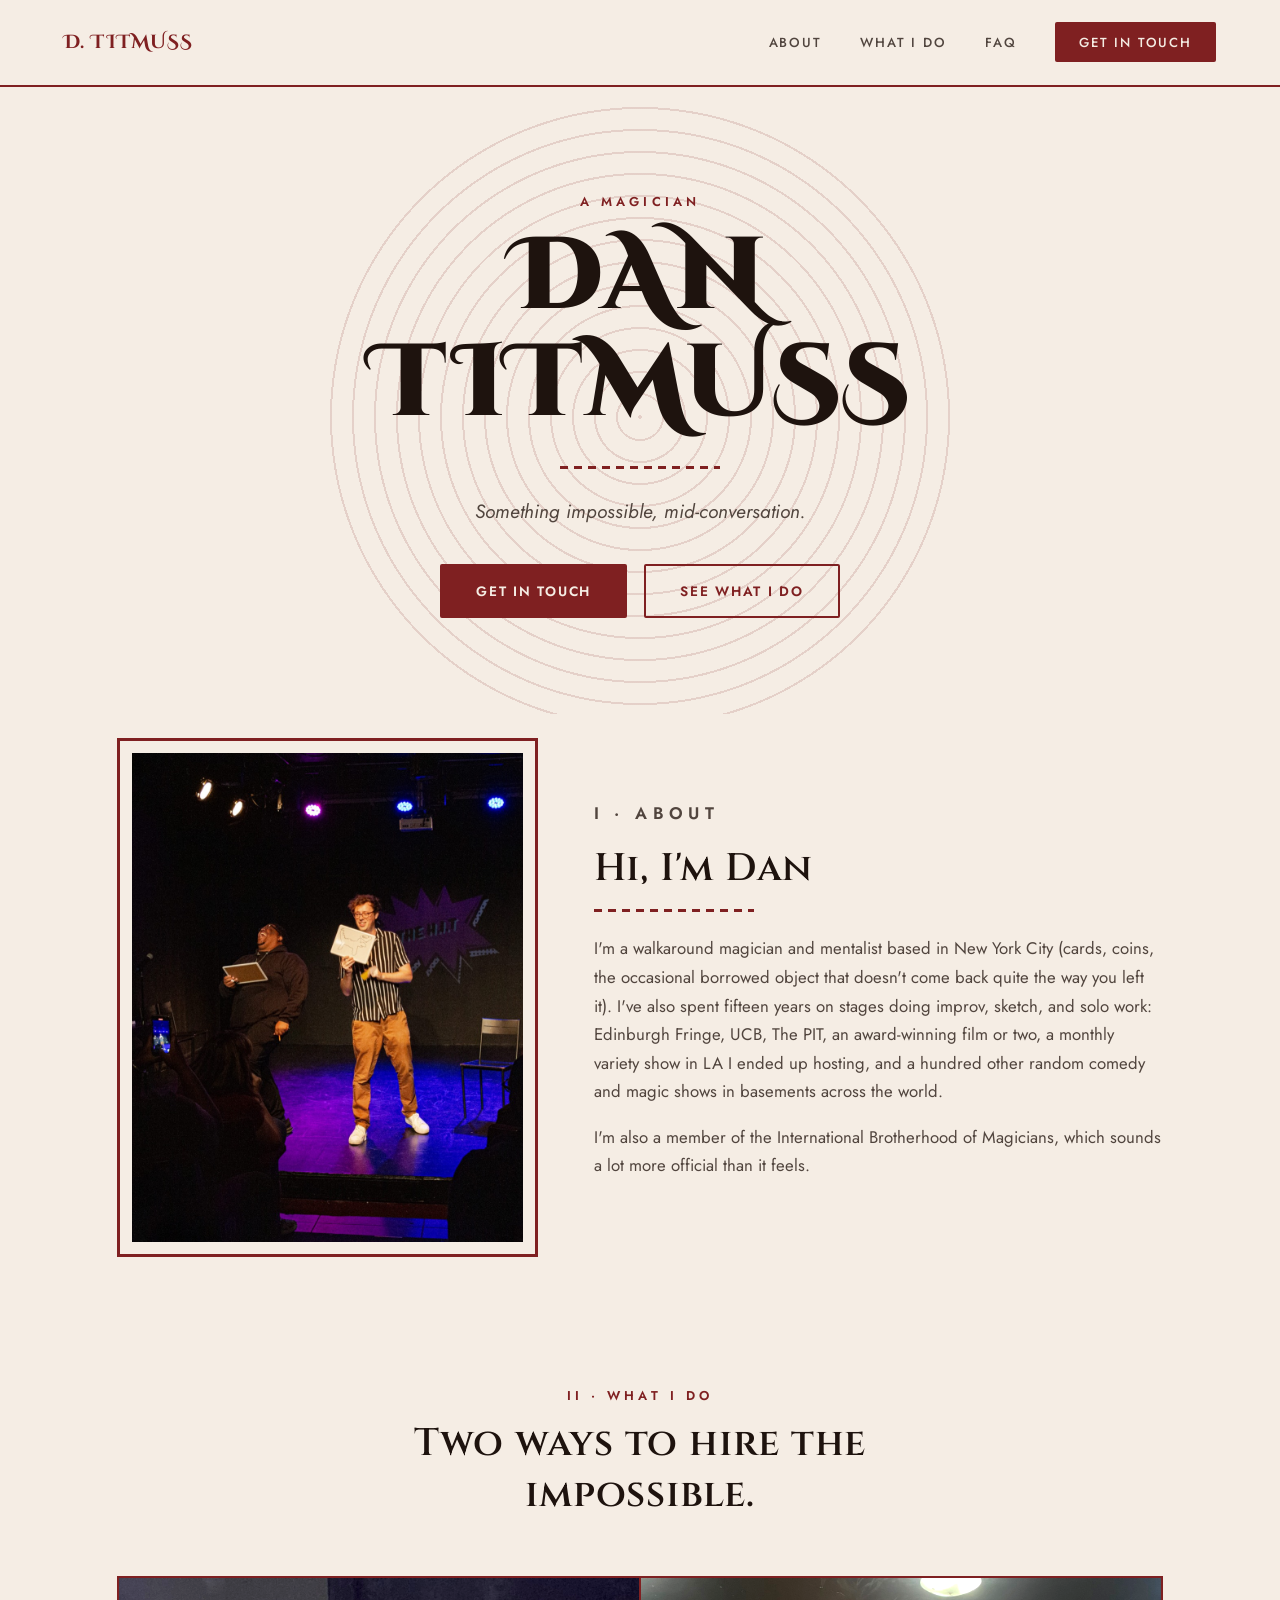
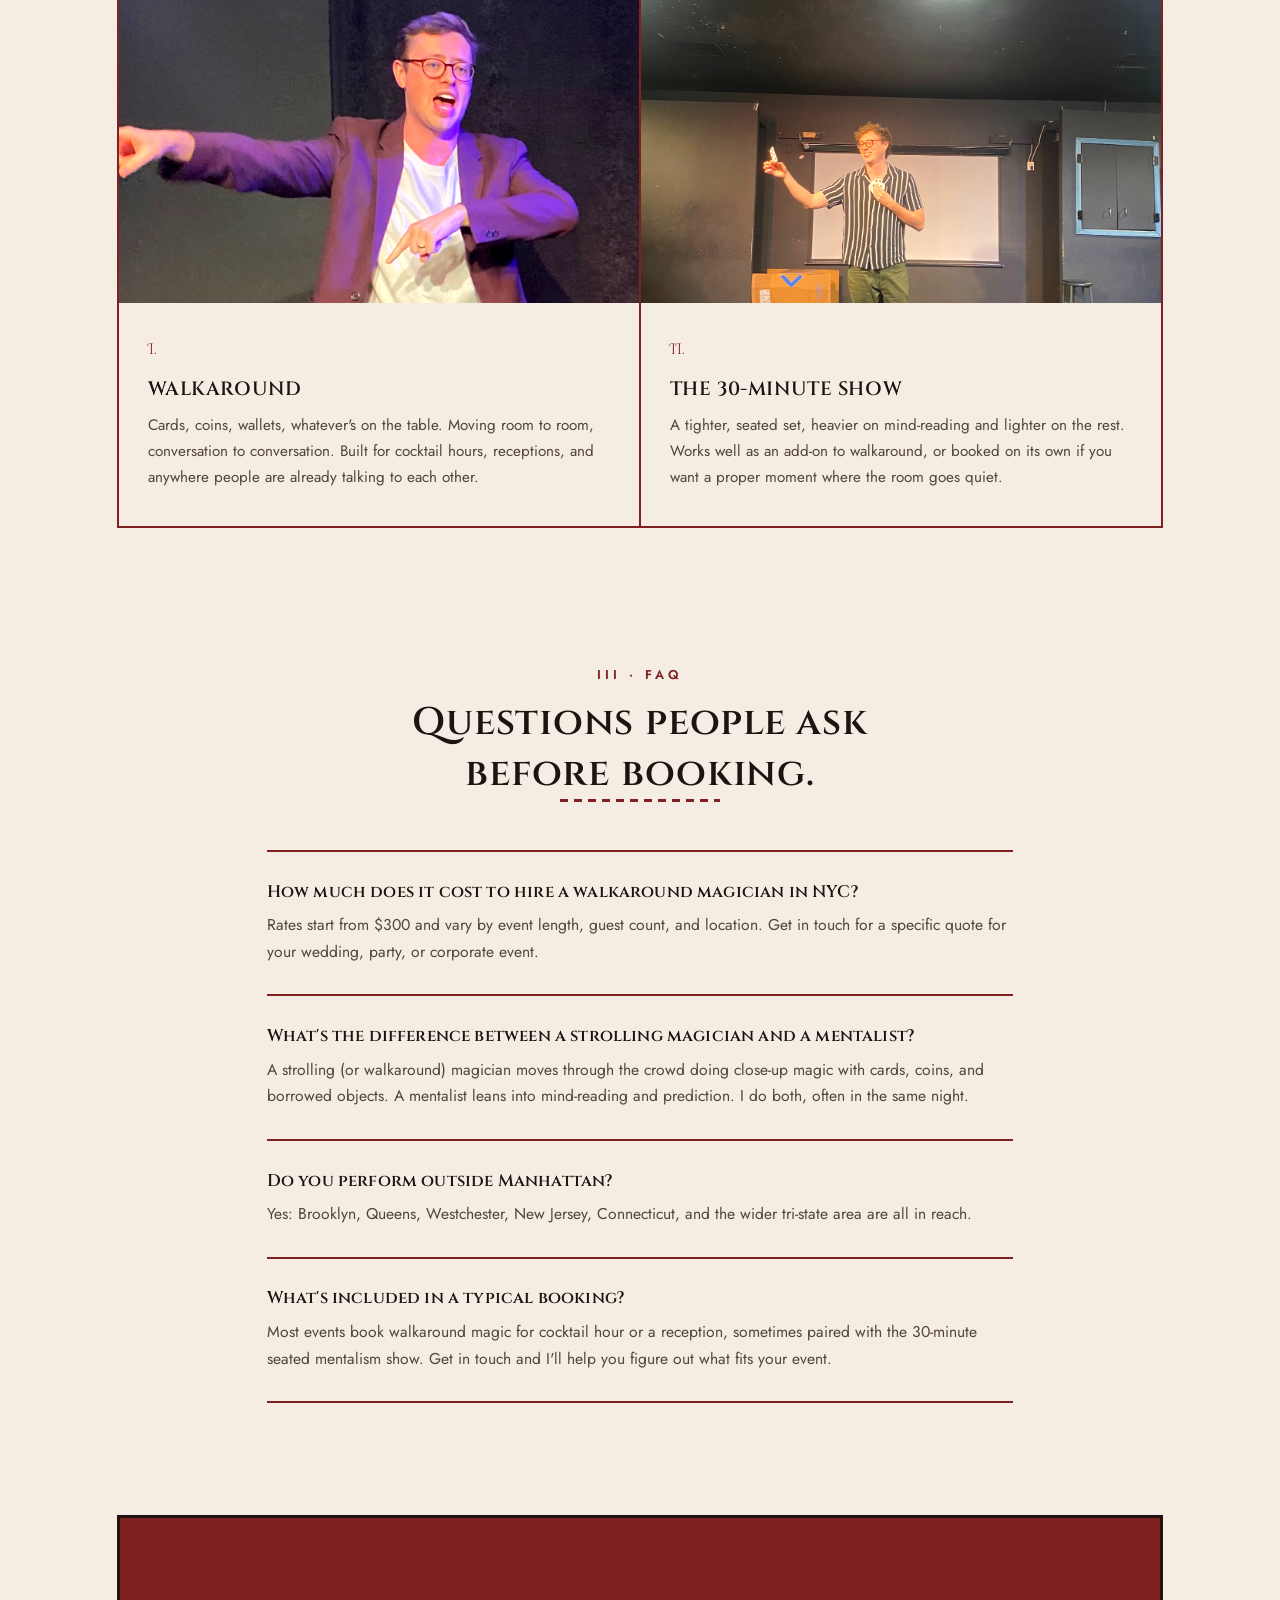
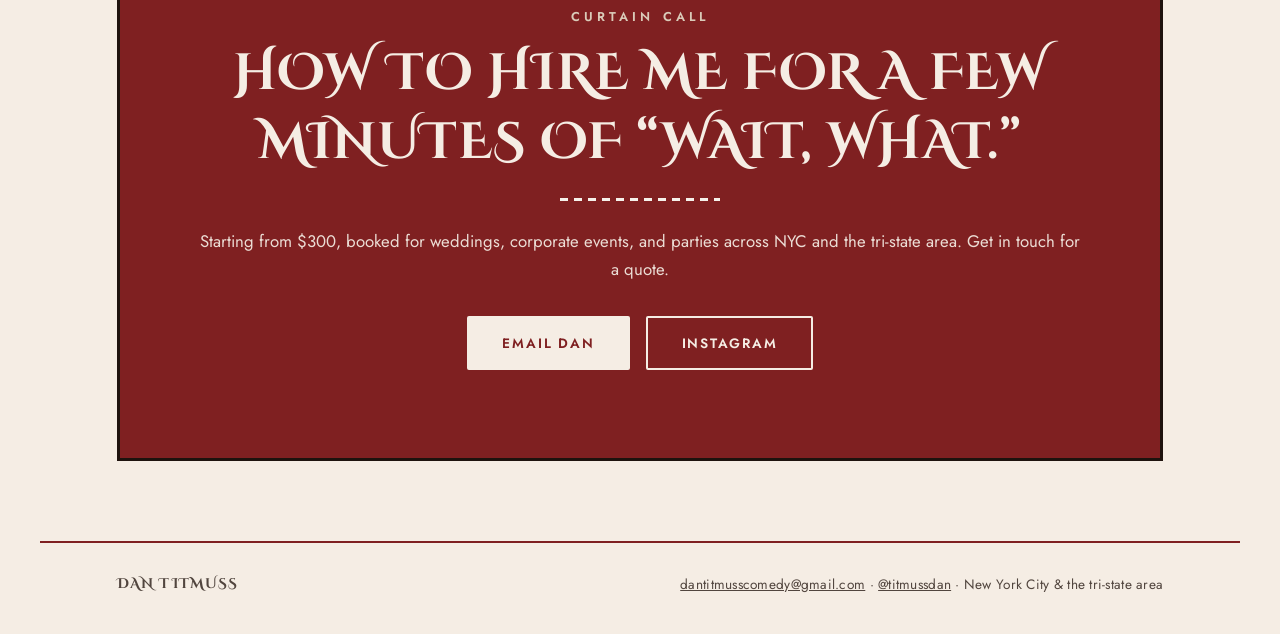
<file: index.html>
<!doctype html>
<html lang="en">
<head>
  <meta charset="UTF-8" />
  <meta name="viewport" content="width=device-width, initial-scale=1.0" />
  <title>Dan Titmuss | NYC Walkaround Magician &amp; Mentalist</title>
  <meta name="description" content="Dan Titmuss is a New York City walkaround magician and mentalist for weddings and corporate events. Warm, personal close-up magic. Get in touch for a quote." />
  <meta name="robots" content="index, follow" />
  <link rel="canonical" href="https://dantitmussmagic.com/" />

  <!-- Open Graph -->
  <meta property="og:type" content="website" />
  <meta property="og:url" content="https://dantitmussmagic.com/" />
  <meta property="og:site_name" content="Dan Titmuss Magic" />
  <meta property="og:title" content="Dan Titmuss | NYC Walkaround Magician & Mentalist for Weddings & Corporate Events" />
  <meta property="og:description" content="Dan Titmuss is a New York City walkaround magician and mentalist for weddings, corporate events, and parties. Warm, personal close-up magic. Get in touch for a quote." />
  <meta property="og:image" content="https://dantitmussmagic.com/images/hero.jpg" />
  <meta property="og:image:alt" content="Dan Titmuss mid-laugh with a deck of cards, clearly enjoying himself more than the trick requires" />
  <meta property="og:locale" content="en_US" />

  <!-- Twitter -->
  <meta name="twitter:card" content="summary_large_image" />
  <meta name="twitter:title" content="Dan Titmuss | NYC Walkaround Magician & Mentalist" />
  <meta name="twitter:description" content="Dan Titmuss is a New York City walkaround magician and mentalist for weddings and corporate events. Warm, personal close-up magic. Get in touch for a quote." />
  <meta name="twitter:image" content="https://dantitmussmagic.com/images/hero.jpg" />

  <link rel="icon" href="data:image/svg+xml,<svg xmlns=%22http://www.w3.org/2000/svg%22 viewBox=%220 0 100 100%22><text y=%22.9em%22 font-size=%2290%22>🪄</text></svg>" />
  <link rel="preconnect" href="https://fonts.googleapis.com" />
  <link rel="preconnect" href="https://fonts.gstatic.com" crossorigin />
  <link href="https://fonts.googleapis.com/css2?family=Cinzel+Decorative:wght@700;900&family=Cinzel:wght@500;600&family=Jost:wght@300;400;500;600&display=swap" rel="stylesheet" />
  <link rel="stylesheet" href="styles.css?v=8" />

  <!-- Structured data: Person -->
  <script type="application/ld+json">
  {
    "@context": "https://schema.org",
    "@type": "Person",
    "@id": "https://dantitmuss.com/#dan-titmuss",
    "name": "Dan Titmuss",
    "url": "https://dantitmussmagic.com",
    "sameAs": [
      "https://dantitmuss.com",
      "https://www.instagram.com/titmussdan/"
    ],
    "jobTitle": "Magician & Mentalist",
    "description": "Dan Titmuss is a New York City-based magician and mentalist performing walkaround magic and mentalism-forward shows for weddings, corporate events, and parties.",
    "address": {
      "@type": "PostalAddress",
      "addressLocality": "New York",
      "addressRegion": "NY",
      "addressCountry": "US"
    },
    "email": "mailto:dantitmusscomedy@gmail.com",
    "memberOf": {
      "@type": "Organization",
      "name": "International Brotherhood of Magicians"
    },
    "knowsAbout": [
      "Close-up magic",
      "Walkaround magic",
      "Mentalism",
      "Sleight of hand",
      "Card magic"
    ]
  }
  </script>

  <!-- Structured data: FAQ -->
  <script type="application/ld+json">
  {
    "@context": "https://schema.org",
    "@type": "FAQPage",
    "mainEntity": [
      {
        "@type": "Question",
        "name": "How much does it cost to hire a walkaround magician in NYC?",
        "acceptedAnswer": {
          "@type": "Answer",
          "text": "Rates start from $300 and vary by event length, guest count, and location. Get in touch for a specific quote for your wedding, party, or corporate event."
        }
      },
      {
        "@type": "Question",
        "name": "What's the difference between a strolling magician and a mentalist?",
        "acceptedAnswer": {
          "@type": "Answer",
          "text": "A strolling (or walkaround) magician moves through the crowd doing close-up magic with cards, coins, and borrowed objects. A mentalist leans into mind-reading and prediction. Dan does both, often in the same night."
        }
      },
      {
        "@type": "Question",
        "name": "Do you perform outside Manhattan?",
        "acceptedAnswer": {
          "@type": "Answer",
          "text": "Yes: Brooklyn, Queens, Westchester, New Jersey, Connecticut, and the wider tri-state area are all in reach."
        }
      },
      {
        "@type": "Question",
        "name": "What's included in a typical booking?",
        "acceptedAnswer": {
          "@type": "Answer",
          "text": "Most events book walkaround magic for cocktail hour or a reception, sometimes paired with the 30-minute seated mentalism show. Get in touch and Dan will help you figure out what fits your event."
        }
      }
    ]
  }
  </script>
</head>
<body>

  <nav class="nav">
    <span class="nav-name">D. Titmuss</span>
    <div class="nav-links">
      <a href="#about">About</a>
      <a href="#what-i-do">What I Do</a>
      <a href="#faq">FAQ</a>
      <a href="#contact" class="nav-cta">Get in Touch</a>
    </div>
  </nav>

  <section class="hero">
    <div class="hero-rings" aria-hidden="true"></div>
    <div class="hero-content">
      <p class="eyebrow">A Magician</p>
      <h1>Dan<br>Titmuss</h1>
      <div class="deco-rule"></div>
      <p class="tagline">Something impossible, mid-conversation.</p>
      <div class="hero-actions">
        <a href="#contact" class="btn">Get in Touch</a>
        <a href="#what-i-do" class="btn btn-outline">See What I Do</a>
      </div>
    </div>
  </section>

  <section class="about" id="about">
    <div class="about-photo">
      <img src="images/hero.jpg" alt="Dan Titmuss mid-laugh with a deck of cards, clearly enjoying himself more than the trick requires" loading="lazy" />
    </div>
    <div class="about-copy">
      <p class="eyebrow">I · About</p>
      <h2>Hi, I'm Dan</h2>
      <div class="deco-rule deco-rule-left"></div>
      <p>I'm a walkaround magician and mentalist based in New York City (cards, coins, the occasional borrowed object that doesn't come back quite the way you left it). I've also spent fifteen years on stages doing improv, sketch, and solo work: Edinburgh Fringe, UCB, The PIT, an award-winning film or two, a monthly variety show in LA I ended up hosting, and a hundred other random comedy and magic shows in basements across the world.</p>
      <p>I'm also a member of the International Brotherhood of Magicians, which sounds a lot more official than it feels.</p>
    </div>
  </section>

  <section class="shows" id="what-i-do">
    <div class="shows-header">
      <p class="eyebrow">II · What I Do</p>
      <h2>Two ways to hire the impossible.</h2>
    </div>
    <div class="shows-grid">
      <div class="shows-cell">
        <img src="images/walkaround.jpg" alt="Dan performing walkaround magic, guests leaning in" loading="lazy" style="object-position: center 8%;" />
        <div class="shows-cell-body">
          <div class="numeral">I.</div>
          <h3>Walkaround</h3>
          <p>Cards, coins, wallets, whatever's on the table. Moving room to room, conversation to conversation. Built for cocktail hours, receptions, and anywhere people are already talking to each other.</p>
        </div>
      </div>
      <div class="shows-cell">
        <img src="images/mentalism.jpg" alt="Dan performing a mentalism piece to a seated crowd" loading="lazy" style="object-position: center 42%;" />
        <div class="shows-cell-body">
          <div class="numeral">II.</div>
          <h3>The 30-Minute Show</h3>
          <p>A tighter, seated set, heavier on mind-reading and lighter on the rest. Works well as an add-on to walkaround, or booked on its own if you want a proper moment where the room goes quiet.</p>
        </div>
      </div>
    </div>
  </section>

  <section class="faq" id="faq">
    <div class="faq-header">
      <p class="eyebrow">III · FAQ</p>
      <h2>Questions people ask before booking.</h2>
      <div class="deco-rule"></div>
    </div>
    <div class="faq-list">
      <div class="faq-item">
        <h3>How much does it cost to hire a walkaround magician in NYC?</h3>
        <p>Rates start from $300 and vary by event length, guest count, and location. Get in touch for a specific quote for your wedding, party, or corporate event.</p>
      </div>
      <div class="faq-item">
        <h3>What's the difference between a strolling magician and a mentalist?</h3>
        <p>A strolling (or walkaround) magician moves through the crowd doing close-up magic with cards, coins, and borrowed objects. A mentalist leans into mind-reading and prediction. I do both, often in the same night.</p>
      </div>
      <div class="faq-item">
        <h3>Do you perform outside Manhattan?</h3>
        <p>Yes: Brooklyn, Queens, Westchester, New Jersey, Connecticut, and the wider tri-state area are all in reach.</p>
      </div>
      <div class="faq-item">
        <h3>What's included in a typical booking?</h3>
        <p>Most events book walkaround magic for cocktail hour or a reception, sometimes paired with the 30-minute seated mentalism show. Get in touch and I'll help you figure out what fits your event.</p>
      </div>
    </div>
  </section>

  <section class="cta" id="contact">
    <div class="cta-box">
      <p class="eyebrow eyebrow-light">Curtain Call</p>
      <h2>How to hire me for a few minutes of &ldquo;wait, what.&rdquo;</h2>
      <div class="deco-rule deco-rule-light"></div>
      <p class="rate">Starting from $300, booked for weddings, corporate events, and parties across NYC and the tri-state area. Get in touch for a quote.</p>
      <div class="cta-actions">
        <a class="btn btn-light" href="mailto:dantitmusscomedy@gmail.com">Email Dan</a>
        <a class="btn btn-light-outline" href="https://www.instagram.com/titmussdan/" target="_blank" rel="noopener">Instagram</a>
      </div>
    </div>
  </section>

  <footer class="footer">
    <span class="footer-name">Dan Titmuss</span>
    <span class="footer-links"><a href="mailto:dantitmusscomedy@gmail.com">dantitmusscomedy@gmail.com</a> · <a href="https://www.instagram.com/titmussdan/" target="_blank" rel="noopener">@titmussdan</a> · New York City &amp; the tri-state area</span>
  </footer>

</body>
</html>
</file>
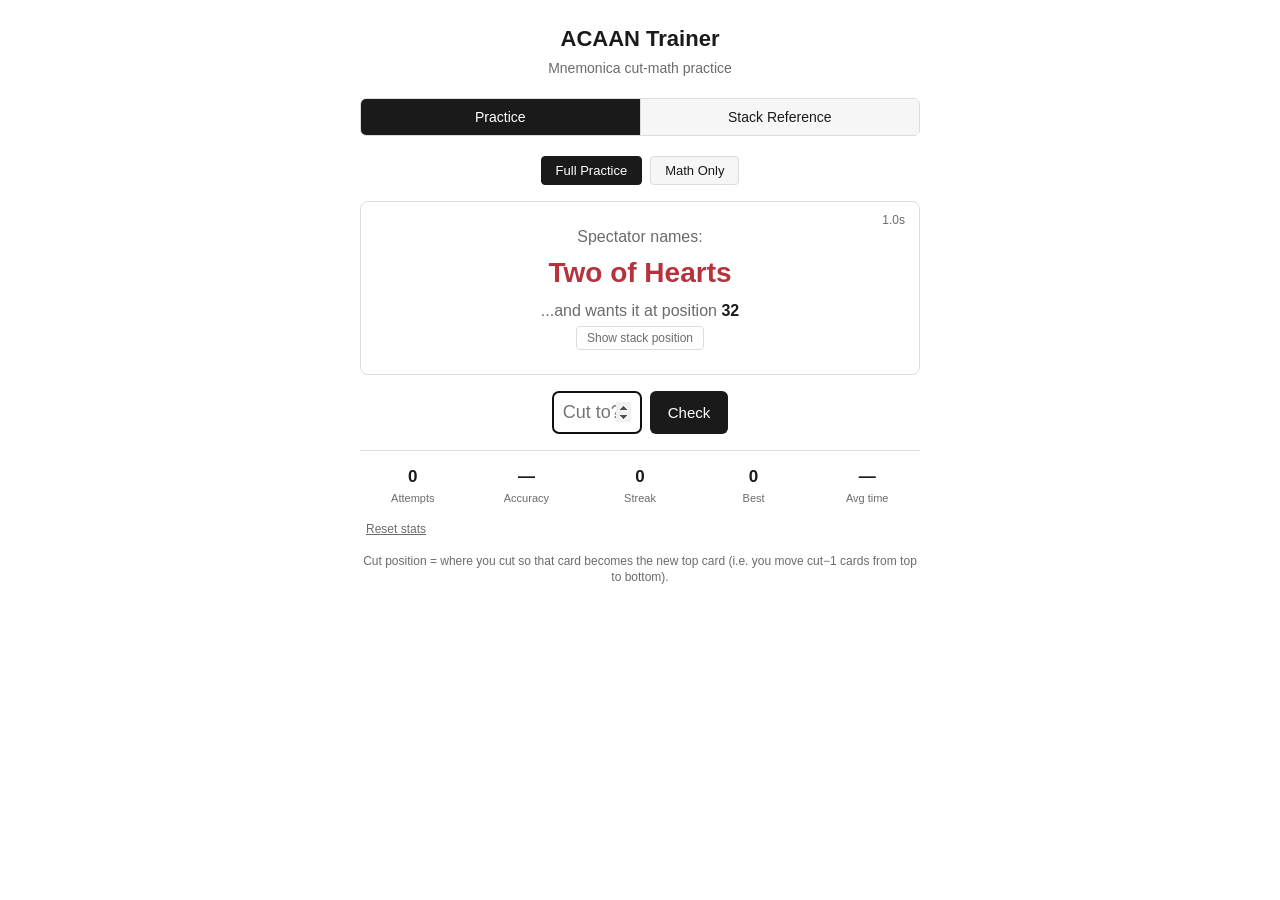
<file: acaan-trainer.html>
<!DOCTYPE html>
<html lang="en">
<head>
<meta charset="UTF-8">
<meta name="viewport" content="width=device-width, initial-scale=1.0">
<meta name="color-scheme" content="light dark">
<meta name="robots" content="noindex, nofollow, noarchive">
<title>ACAAN Trainer — Mnemonica</title>
<style>
  :root {
    --bg: #ffffff;
    --text: #1a1a1a;
    --muted: #6b6b6b;
    --border: #dcdcdc;
    --bg-soft: #f6f6f6;
    --correct: #1a7f37;
    --correct-bg: #eaf7ee;
    --incorrect: #c0392b;
    --incorrect-bg: #fbebe9;
    --accent: #1a1a1a;
    --on-accent: #ffffff;
  }

  @media (prefers-color-scheme: dark) {
    :root {
      --bg: #17181a;
      --text: #ececec;
      --muted: #9a9a9a;
      --border: #3a3b3d;
      --bg-soft: #232426;
      --correct: #4bb872;
      --correct-bg: #16241c;
      --incorrect: #e0685c;
      --incorrect-bg: #2a1917;
      --accent: #ececec;
      --on-accent: #17181a;
    }
  }

  * { box-sizing: border-box; }

  body {
    margin: 0;
    padding: 24px 16px 60px;
    background: var(--bg);
    color: var(--text);
    font-family: -apple-system, BlinkMacSystemFont, "Segoe UI", Roboto, Helvetica, Arial, sans-serif;
    line-height: 1.4;
  }

  .app {
    max-width: 560px;
    margin: 0 auto;
  }

  header {
    text-align: center;
    margin-bottom: 20px;
  }

  h1 {
    font-size: 22px;
    margin: 0 0 4px;
  }

  .subtitle {
    color: var(--muted);
    font-size: 14px;
    margin: 0;
  }

  nav.tabs {
    display: flex;
    border: 1px solid var(--border);
    border-radius: 6px;
    overflow: hidden;
    margin-bottom: 20px;
  }

  nav.tabs button {
    flex: 1;
    padding: 10px;
    background: var(--bg-soft);
    border: none;
    font-size: 14px;
    cursor: pointer;
    color: var(--text);
    border-right: 1px solid var(--border);
  }
  nav.tabs button:last-child { border-right: none; }
  nav.tabs button.active {
    background: var(--accent);
    color: var(--on-accent);
  }

  section { display: none; }
  section.active { display: block; }

  .mode-toggle {
    display: flex;
    gap: 8px;
    margin-bottom: 16px;
    justify-content: center;
  }
  .mode-toggle button {
    padding: 6px 14px;
    border: 1px solid var(--border);
    background: var(--bg-soft);
    border-radius: 4px;
    font-size: 13px;
    cursor: pointer;
    color: var(--text);
  }
  .mode-toggle button.active {
    background: var(--accent);
    color: var(--on-accent);
    border-color: var(--accent);
  }

  .question-box {
    border: 1px solid var(--border);
    border-radius: 8px;
    padding: 24px 16px;
    text-align: center;
    position: relative;
    margin-bottom: 16px;
  }

  .timer {
    position: absolute;
    top: 10px;
    right: 14px;
    font-size: 12px;
    color: var(--muted);
    font-variant-numeric: tabular-nums;
  }

  .card-name {
    font-size: 28px;
    font-weight: 600;
    margin: 4px 0 8px;
  }

  .card-suit-red { color: #b5333d; }
  .card-suit-black { color: var(--text); }

  .target-line {
    font-size: 16px;
    color: var(--muted);
    margin-bottom: 4px;
  }

  .target-num {
    font-weight: 700;
    color: var(--text);
    font-variant-numeric: tabular-nums;
  }

  .math-display {
    font-size: 22px;
    font-variant-numeric: tabular-nums;
    margin: 8px 0;
  }

  .hint-line {
    margin-top: 10px;
    font-size: 14px;
    color: var(--muted);
  }
  .hint-btn {
    background: none;
    border: 1px solid var(--border);
    border-radius: 4px;
    padding: 4px 10px;
    font-size: 12px;
    color: var(--muted);
    cursor: pointer;
  }

  .answer-row {
    display: flex;
    gap: 8px;
    justify-content: center;
    margin-bottom: 16px;
  }

  .answer-row input[type="number"] {
    width: 90px;
    padding: 10px;
    font-size: 18px;
    text-align: center;
    border: 1px solid var(--border);
    border-radius: 6px;
    font-variant-numeric: tabular-nums;
    background: var(--bg);
    color: var(--text);
  }

  .answer-row button, .primary-btn {
    padding: 10px 18px;
    font-size: 15px;
    border: none;
    border-radius: 6px;
    background: var(--accent);
    color: var(--on-accent);
    cursor: pointer;
  }

  .answer-row button:disabled {
    background: #aaa;
    cursor: not-allowed;
  }

  .feedback {
    display: none;
    border-radius: 8px;
    padding: 14px 16px;
    margin-bottom: 16px;
    font-size: 14px;
  }
  .feedback.show { display: block; }
  .feedback.correct { background: var(--correct-bg); border: 1px solid var(--correct); }
  .feedback.incorrect { background: var(--incorrect-bg); border: 1px solid var(--incorrect); }

  .feedback .verdict {
    font-weight: 700;
    font-size: 15px;
    margin-bottom: 8px;
  }
  .feedback.correct .verdict { color: var(--correct); }
  .feedback.incorrect .verdict { color: var(--incorrect); }

  .feedback .line {
    margin: 3px 0;
    font-variant-numeric: tabular-nums;
  }
  .feedback .label {
    color: var(--muted);
  }

  .method-block {
    margin-top: 14px;
    padding-top: 12px;
    border-top: 1px dashed var(--border);
  }
  .method-title {
    font-size: 11px;
    text-transform: uppercase;
    letter-spacing: 0.05em;
    color: var(--muted);
    margin-bottom: 6px;
  }
  .mod-steps {
    margin-top: 8px;
    padding-left: 12px;
    border-left: 2px solid var(--border);
  }
  .mod-steps div {
    margin: 3px 0;
    font-size: 13px;
    font-variant-numeric: tabular-nums;
  }
  .result-line {
    margin-top: 14px;
    padding-top: 12px;
    border-top: 1px solid var(--border);
    font-size: 15px;
  }

  .next-btn {
    display: block;
    width: 100%;
    margin-bottom: 20px;
  }

  .stats {
    display: grid;
    grid-template-columns: repeat(5, 1fr);
    gap: 8px;
    border-top: 1px solid var(--border);
    padding-top: 14px;
  }
  .stat {
    text-align: center;
  }
  .stat .num {
    font-size: 17px;
    font-weight: 700;
    font-variant-numeric: tabular-nums;
  }
  .stat .lbl {
    font-size: 11px;
    color: var(--muted);
    margin-top: 2px;
  }

  .reset-link {
    display: block;
    text-align: center;
    margin-top: 14px;
    font-size: 12px;
    color: var(--muted);
    background: none;
    border: none;
    text-decoration: underline;
    cursor: pointer;
  }

  /* Reference tab */
  .lookup-group {
    border: 1px solid var(--border);
    border-radius: 8px;
    padding: 14px;
    margin-bottom: 14px;
  }
  .lookup-group h3 {
    font-size: 14px;
    margin: 0 0 10px;
  }
  .lookup-row {
    display: flex;
    gap: 8px;
    align-items: center;
    flex-wrap: wrap;
  }
  select, .lookup-row input[type="number"] {
    padding: 8px;
    font-size: 14px;
    border: 1px solid var(--border);
    border-radius: 6px;
  }
  .lookup-result {
    margin-top: 10px;
    font-size: 15px;
    font-weight: 600;
    min-height: 20px;
  }

  table.stack-table {
    width: 100%;
    border-collapse: collapse;
    font-size: 13px;
  }
  table.stack-table th, table.stack-table td {
    border: 1px solid var(--border);
    padding: 4px 6px;
    text-align: center;
  }
  table.stack-table th {
    background: var(--bg-soft);
  }
  .table-scroll {
    max-height: 420px;
    overflow-y: auto;
    border: 1px solid var(--border);
    border-radius: 6px;
  }

  .note {
    font-size: 12px;
    color: var(--muted);
    margin-top: 16px;
    text-align: center;
  }
</style>
</head>
<body>
<div class="app">

  <header>
    <h1>ACAAN Trainer</h1>
    <p class="subtitle">Mnemonica cut-math practice</p>
  </header>

  <nav class="tabs">
    <button id="tab-practice-btn" class="active">Practice</button>
    <button id="tab-reference-btn">Stack Reference</button>
  </nav>

  <!-- PRACTICE TAB -->
  <section id="tab-practice" class="active">

    <div class="mode-toggle">
      <button id="mode-full-btn" class="active">Full Practice</button>
      <button id="mode-math-btn">Math Only</button>
    </div>

    <div class="question-box">
      <div class="timer" id="timer">0.0s</div>
      <div id="q-full-display">
        <div class="target-line">Spectator names:</div>
        <div class="card-name" id="q-card-name">—</div>
        <div class="target-line">...and wants it at position <span class="target-num" id="q-position">—</span></div>
        <div class="hint-line" id="hint-line" style="display:none;"></div>
        <button class="hint-btn" id="hint-btn">Show stack position</button>
      </div>
      <div id="q-math-display" style="display:none;">
        <div class="math-display">C = <span id="q-c">—</span> &nbsp;&nbsp; P = <span id="q-p">—</span></div>
        <div class="target-line">What position do you cut to?</div>
      </div>
    </div>

    <div class="answer-row">
      <input type="number" id="answer-input" min="1" max="52" placeholder="Cut to?">
      <button id="submit-btn">Check</button>
    </div>

    <div class="feedback" id="feedback">
      <div class="verdict" id="feedback-verdict"></div>
      <div class="line"><span class="label">Card:</span> <span id="fb-card"></span></div>
      <div class="line"><span class="label">Stack position (C):</span> <span id="fb-c"></span> &nbsp;&nbsp; <span class="label">Requested (P):</span> <span id="fb-p"></span></div>

      <div class="method-block">
        <div class="method-title">Case method</div>
        <div class="line"><span class="label">Case:</span> <span id="fb-case"></span></div>
        <div class="line"><span class="label">Work:</span> <span id="fb-work"></span></div>
      </div>

      <div class="method-block">
        <div class="method-title">Mod-52 method</div>
        <div class="line"><span class="label">Formula:</span> <span id="fb-alt"></span></div>
        <div class="mod-steps" id="fb-mod-steps"></div>
      </div>

      <div class="line result-line"><span class="label">Correct cut:</span> <strong id="fb-correct"></strong></div>
      <div class="line" id="fb-your-answer"></div>
    </div>

    <button class="primary-btn next-btn" id="next-btn" style="display:none;">Next question</button>

    <div class="stats">
      <div class="stat"><div class="num" id="stat-attempts">0</div><div class="lbl">Attempts</div></div>
      <div class="stat"><div class="num" id="stat-accuracy">—</div><div class="lbl">Accuracy</div></div>
      <div class="stat"><div class="num" id="stat-streak">0</div><div class="lbl">Streak</div></div>
      <div class="stat"><div class="num" id="stat-best">0</div><div class="lbl">Best</div></div>
      <div class="stat"><div class="num" id="stat-avg">—</div><div class="lbl">Avg time</div></div>
    </div>
    <button class="reset-link" id="reset-stats-btn">Reset stats</button>

    <p class="note">Cut position = where you cut so that card becomes the new top card (i.e. you move cut−1 cards from top to bottom).</p>
  </section>

  <!-- REFERENCE TAB -->
  <section id="tab-reference">

    <div class="lookup-group">
      <h3>Card → Position</h3>
      <div class="lookup-row">
        <select id="ref-rank"></select>
        <select id="ref-suit">
          <option value="C">Clubs</option>
          <option value="D">Diamonds</option>
          <option value="H">Hearts</option>
          <option value="S">Spades</option>
        </select>
        <button id="ref-card-btn">Look up</button>
      </div>
      <div class="lookup-result" id="ref-card-result"></div>
    </div>

    <div class="lookup-group">
      <h3>Position → Card</h3>
      <div class="lookup-row">
        <input type="number" id="ref-pos" min="1" max="52" placeholder="1–52">
        <button id="ref-pos-btn">Look up</button>
      </div>
      <div class="lookup-result" id="ref-pos-result"></div>
    </div>

    <div class="lookup-group">
      <h3>Full Stack</h3>
      <div class="table-scroll">
        <table class="stack-table" id="stack-table"></table>
      </div>
    </div>
  </section>

</div>

<script>
(function() {
  "use strict";

  // Position 1 -> Position 52, the Mnemonica (Juan Tamariz) stack
  var STACK = ["4C","2H","7D","3C","4H","6D","AS","5H","9S","2S","QH","3D","QC","8H","6S","5S","9H","KC","2D","JH","3S","8S","6H","10C","5D","KD","2C","3H","8D","5C","KS","JD","8C","10S","KH","JC","7S","10H","AD","4S","7H","4D","AC","9C","JS","QD","7C","QS","10D","6C","AH","9D"];

  var RANK_NAMES = { "A":"Ace","2":"Two","3":"Three","4":"Four","5":"Five","6":"Six","7":"Seven","8":"Eight","9":"Nine","10":"Ten","J":"Jack","Q":"Queen","K":"King" };
  var SUIT_NAMES = { "C":"Clubs","D":"Diamonds","H":"Hearts","S":"Spades" };
  var RANK_ORDER = ["A","2","3","4","5","6","7","8","9","10","J","Q","K"];

  function parseCode(code) {
    var suit = code.slice(-1);
    var rank = code.slice(0, -1);
    return { rank: rank, suit: suit };
  }

  function fullName(code) {
    var p = parseCode(code);
    return RANK_NAMES[p.rank] + " of " + SUIT_NAMES[p.suit];
  }

  function isRed(code) {
    var suit = code.slice(-1);
    return suit === "H" || suit === "D";
  }

  function positionOf(code) {
    return STACK.indexOf(code) + 1; // 1-indexed
  }

  function computeCut(C, P) {
    var cut, caseLabel, workLine;
    if (C === P) {
      cut = 1;
      caseLabel = "C = P (already there)";
      workLine = "C = P = " + C + ", so no cut needed \u2192 cut to position 1";
    } else if (C > P) {
      cut = (C - P) + 1;
      caseLabel = "C > P";
      workLine = "(" + C + " \u2212 " + P + ") + 1 = " + cut;
    } else {
      cut = 53 - (P - C);
      caseLabel = "P > C";
      workLine = "53 \u2212 (" + P + " \u2212 " + C + ") = " + cut;
    }
    var rawDiff = C - P;
    var diffPlus52 = rawDiff + 52;
    var modVal = diffPlus52 % 52;
    var altCut = modVal + 1;
    var altWork = "((" + C + " \u2212 " + P + " + 52) mod 52) + 1 = " + altCut;

    var modSteps = [
      "C \u2212 P&nbsp;&nbsp;=&nbsp;&nbsp;" + C + " \u2212 " + P + "&nbsp;&nbsp;=&nbsp;&nbsp;" + rawDiff,
      rawDiff + " + 52&nbsp;&nbsp;=&nbsp;&nbsp;" + diffPlus52,
      diffPlus52 + " mod 52&nbsp;&nbsp;=&nbsp;&nbsp;" + modVal,
      modVal + " + 1&nbsp;&nbsp;=&nbsp;&nbsp;" + altCut
    ];

    return { cut: cut, caseLabel: caseLabel, workLine: workLine, altWork: altWork, modSteps: modSteps };
  }

  // ---------- State ----------
  var mode = "full"; // 'full' or 'math'
  var currentC = null, currentP = null, currentCode = null;
  var answered = false;
  var hinted = false;
  var roundStart = null;
  var timerInterval = null;

  var stats = { attempts: 0, correct: 0, streak: 0, best: 0, totalTimeMs: 0 };

  // ---------- Persistence ----------
  function loadStats() {
    if (!window.storage) { renderStats(); return; }
    window.storage.get('acaan-stats', false).then(function(res) {
      if (res && res.value) {
        try {
          var parsed = JSON.parse(res.value);
          stats.attempts = parsed.attempts || 0;
          stats.correct = parsed.correct || 0;
          stats.streak = parsed.streak || 0;
          stats.best = parsed.best || 0;
          stats.totalTimeMs = parsed.totalTimeMs || 0;
        } catch (e) {}
      }
      renderStats();
    }).catch(function() { renderStats(); });
  }

  function saveStats() {
    if (!window.storage) return;
    window.storage.set('acaan-stats', JSON.stringify(stats), false).catch(function() {});
  }

  function renderStats() {
    document.getElementById('stat-attempts').textContent = stats.attempts;
    document.getElementById('stat-accuracy').textContent = stats.attempts > 0 ? Math.round((stats.correct / stats.attempts) * 100) + "%" : "—";
    document.getElementById('stat-streak').textContent = stats.streak;
    document.getElementById('stat-best').textContent = stats.best;
    document.getElementById('stat-avg').textContent = stats.attempts > 0 ? (stats.totalTimeMs / stats.attempts / 1000).toFixed(1) + "s" : "—";
  }

  // ---------- Timer ----------
  function startTimer() {
    roundStart = Date.now();
    if (timerInterval) clearInterval(timerInterval);
    timerInterval = setInterval(function() {
      var elapsed = (Date.now() - roundStart) / 1000;
      document.getElementById('timer').textContent = elapsed.toFixed(1) + "s";
    }, 100);
  }

  function stopTimer() {
    if (timerInterval) clearInterval(timerInterval);
    return Date.now() - roundStart;
  }

  // ---------- Round generation ----------
  function newRound() {
    answered = false;
    hinted = false;
    currentC = Math.floor(Math.random() * 52) + 1;
    currentP = Math.floor(Math.random() * 52) + 1;
    currentCode = STACK[currentC - 1];

    document.getElementById('answer-input').value = "";
    document.getElementById('answer-input').disabled = false;
    document.getElementById('submit-btn').disabled = false;
    document.getElementById('feedback').classList.remove('show', 'correct', 'incorrect');
    document.getElementById('next-btn').style.display = 'none';
    document.getElementById('hint-line').style.display = 'none';
    document.getElementById('hint-btn').style.display = 'inline-block';

    if (mode === 'full') {
      document.getElementById('q-full-display').style.display = 'block';
      document.getElementById('q-math-display').style.display = 'none';
      var nameEl = document.getElementById('q-card-name');
      nameEl.textContent = fullName(currentCode);
      nameEl.className = 'card-name ' + (isRed(currentCode) ? 'card-suit-red' : 'card-suit-black');
      document.getElementById('q-position').textContent = currentP;
    } else {
      document.getElementById('q-full-display').style.display = 'none';
      document.getElementById('q-math-display').style.display = 'block';
      document.getElementById('q-c').textContent = currentC;
      document.getElementById('q-p').textContent = currentP;
    }

    startTimer();
    document.getElementById('answer-input').focus();
  }

  function showHint() {
    hinted = true;
    document.getElementById('hint-line').style.display = 'block';
    document.getElementById('hint-line').textContent = "Stack position (C): " + currentC;
    document.getElementById('hint-btn').style.display = 'none';
  }

  function checkAnswer() {
    if (answered) return;
    var input = document.getElementById('answer-input');
    var val = parseInt(input.value, 10);
    if (isNaN(val)) { input.focus(); return; }

    var elapsedMs = stopTimer();
    answered = true;
    input.disabled = true;
    document.getElementById('submit-btn').disabled = true;
    document.getElementById('hint-btn').style.display = 'none';

    var result = computeCut(currentC, currentP);
    var isCorrect = (val === result.cut);

    stats.attempts++;
    stats.totalTimeMs += elapsedMs;
    if (isCorrect && !hinted) {
      stats.correct++;
      stats.streak++;
      if (stats.streak > stats.best) stats.best = stats.streak;
    } else if (isCorrect && hinted) {
      stats.correct++;
      stats.streak = 0; // hint used, doesn't count toward streak
    } else {
      stats.streak = 0;
    }
    saveStats();
    renderStats();

    var fb = document.getElementById('feedback');
    fb.classList.add('show');
    fb.classList.add(isCorrect ? 'correct' : 'incorrect');
    document.getElementById('feedback-verdict').textContent = isCorrect ? (hinted ? "Correct (hint used)" : "Correct!") : "Not quite";
    document.getElementById('fb-card').textContent = fullName(currentCode) + " (" + currentCode + ")";
    document.getElementById('fb-c').textContent = currentC;
    document.getElementById('fb-p').textContent = currentP;
    document.getElementById('fb-case').textContent = result.caseLabel;
    document.getElementById('fb-work').textContent = result.workLine;
    document.getElementById('fb-alt').textContent = result.altWork;
    document.getElementById('fb-mod-steps').innerHTML = result.modSteps.map(function(s) { return '<div>' + s + '</div>'; }).join('');
    document.getElementById('fb-correct').textContent = result.cut;

    var yourAnswerEl = document.getElementById('fb-your-answer');
    if (!isCorrect) {
      yourAnswerEl.textContent = "Your answer: " + val;
      yourAnswerEl.style.display = 'block';
    } else {
      yourAnswerEl.style.display = 'none';
    }

    document.getElementById('next-btn').style.display = 'block';
    document.getElementById('next-btn').focus();
  }

  // ---------- Reference tab ----------
  function buildReferenceControls() {
    var rankSelect = document.getElementById('ref-rank');
    RANK_ORDER.forEach(function(r) {
      var opt = document.createElement('option');
      opt.value = r;
      opt.textContent = RANK_NAMES[r];
      rankSelect.appendChild(opt);
    });

    document.getElementById('ref-card-btn').addEventListener('click', function() {
      var rank = document.getElementById('ref-rank').value;
      var suit = document.getElementById('ref-suit').value;
      var code = rank + suit;
      var pos = positionOf(code);
      document.getElementById('ref-card-result').textContent = fullName(code) + " is at position " + pos;
    });

    document.getElementById('ref-pos-btn').addEventListener('click', function() {
      var pos = parseInt(document.getElementById('ref-pos').value, 10);
      if (isNaN(pos) || pos < 1 || pos > 52) {
        document.getElementById('ref-pos-result').textContent = "Enter a position 1–52";
        return;
      }
      var code = STACK[pos - 1];
      document.getElementById('ref-pos-result').textContent = "Position " + pos + " is the " + fullName(code);
    });

    var table = document.getElementById('stack-table');
    var html = '<tr><th>#</th><th>Card</th><th>#</th><th>Card</th></tr>';
    for (var i = 1; i <= 26; i++) {
      var codeA = STACK[i - 1];
      var codeB = STACK[i + 25];
      html += '<tr><td>' + i + '</td><td>' + fullName(codeA) + '</td><td>' + (i + 26) + '</td><td>' + fullName(codeB) + '</td></tr>';
    }
    table.innerHTML = html;
  }

  // ---------- Tabs ----------
  function switchTab(tab) {
    var practiceBtn = document.getElementById('tab-practice-btn');
    var refBtn = document.getElementById('tab-reference-btn');
    var practiceSec = document.getElementById('tab-practice');
    var refSec = document.getElementById('tab-reference');
    if (tab === 'practice') {
      practiceBtn.classList.add('active'); refBtn.classList.remove('active');
      practiceSec.classList.add('active'); refSec.classList.remove('active');
    } else {
      refBtn.classList.add('active'); practiceBtn.classList.remove('active');
      refSec.classList.add('active'); practiceSec.classList.remove('active');
    }
  }

  function switchMode(newMode) {
    mode = newMode;
    document.getElementById('mode-full-btn').classList.toggle('active', mode === 'full');
    document.getElementById('mode-math-btn').classList.toggle('active', mode === 'math');
    newRound();
  }

  // ---------- Wire up events ----------
  document.getElementById('tab-practice-btn').addEventListener('click', function() { switchTab('practice'); });
  document.getElementById('tab-reference-btn').addEventListener('click', function() { switchTab('reference'); });
  document.getElementById('mode-full-btn').addEventListener('click', function() { switchMode('full'); });
  document.getElementById('mode-math-btn').addEventListener('click', function() { switchMode('math'); });
  document.getElementById('hint-btn').addEventListener('click', showHint);
  document.getElementById('submit-btn').addEventListener('click', checkAnswer);
  document.getElementById('next-btn').addEventListener('click', newRound);
  document.getElementById('reset-stats-btn').addEventListener('click', function() {
    stats = { attempts: 0, correct: 0, streak: 0, best: 0, totalTimeMs: 0 };
    saveStats();
    renderStats();
  });

  document.getElementById('answer-input').addEventListener('keydown', function(e) {
    if (e.key === 'Enter') {
      e.preventDefault();
      if (!answered) checkAnswer();
    }
  });
  document.getElementById('next-btn').addEventListener('keydown', function(e) {
    if (e.key === 'Enter') { e.preventDefault(); newRound(); }
  });

  // ---------- Init ----------
  buildReferenceControls();
  loadStats();
  newRound();
})();
</script>
</body>
</html>
</file>
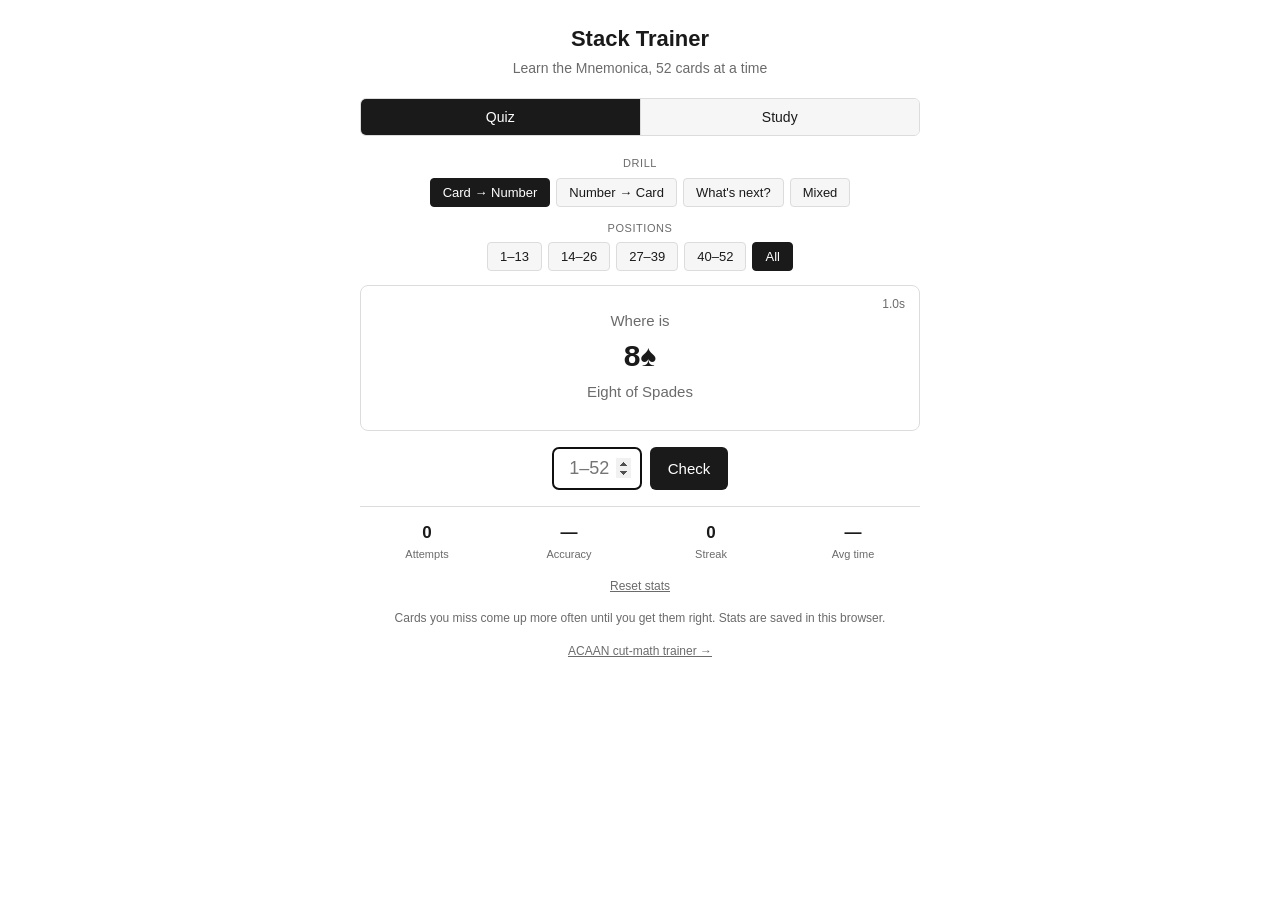
<file: stack-trainer.html>
<!DOCTYPE html>
<html lang="en">
<head>
<meta charset="UTF-8">
<meta name="viewport" content="width=device-width, initial-scale=1.0">
<meta name="color-scheme" content="light dark">
<meta name="robots" content="noindex, nofollow, noarchive">
<title>Stack Trainer — Mnemonica</title>
<style>
  :root {
    --bg: #ffffff;
    --text: #1a1a1a;
    --muted: #6b6b6b;
    --border: #dcdcdc;
    --bg-soft: #f6f6f6;
    --correct: #1a7f37;
    --correct-bg: #eaf7ee;
    --incorrect: #c0392b;
    --incorrect-bg: #fbebe9;
    --accent: #1a1a1a;
    --on-accent: #ffffff;
    --red-suit: #b5333d;
  }

  @media (prefers-color-scheme: dark) {
    :root {
      --bg: #17181a;
      --text: #ececec;
      --muted: #9a9a9a;
      --border: #3a3b3d;
      --bg-soft: #232426;
      --correct: #4bb872;
      --correct-bg: #16241c;
      --incorrect: #e0685c;
      --incorrect-bg: #2a1917;
      --accent: #ececec;
      --on-accent: #17181a;
      --red-suit: #e26a72;
    }
  }

  * { box-sizing: border-box; }

  body {
    margin: 0;
    padding: 24px 16px 60px;
    background: var(--bg);
    color: var(--text);
    font-family: -apple-system, BlinkMacSystemFont, "Segoe UI", Roboto, Helvetica, Arial, sans-serif;
    line-height: 1.4;
  }

  .app { max-width: 560px; margin: 0 auto; }

  header { text-align: center; margin-bottom: 20px; }
  h1 { font-size: 22px; margin: 0 0 4px; }
  .subtitle { color: var(--muted); font-size: 14px; margin: 0; }

  nav.tabs {
    display: flex;
    border: 1px solid var(--border);
    border-radius: 6px;
    overflow: hidden;
    margin-bottom: 20px;
  }
  nav.tabs button {
    flex: 1;
    padding: 10px;
    background: var(--bg-soft);
    border: none;
    font-size: 14px;
    cursor: pointer;
    color: var(--text);
    border-right: 1px solid var(--border);
  }
  nav.tabs button:last-child { border-right: none; }
  nav.tabs button.active { background: var(--accent); color: var(--on-accent); }

  section { display: none; }
  section.active { display: block; }

  .control-label {
    font-size: 11px;
    text-transform: uppercase;
    letter-spacing: 0.05em;
    color: var(--muted);
    text-align: center;
    margin: 0 0 6px;
  }

  .pill-row {
    display: flex;
    flex-wrap: wrap;
    gap: 6px;
    justify-content: center;
    margin-bottom: 14px;
  }
  .pill-row button {
    padding: 6px 12px;
    border: 1px solid var(--border);
    background: var(--bg-soft);
    border-radius: 4px;
    font-size: 13px;
    cursor: pointer;
    color: var(--text);
  }
  .pill-row button.active {
    background: var(--accent);
    color: var(--on-accent);
    border-color: var(--accent);
  }

  .question-box {
    border: 1px solid var(--border);
    border-radius: 8px;
    padding: 24px 16px;
    text-align: center;
    position: relative;
    margin: 6px 0 16px;
  }
  .timer {
    position: absolute;
    top: 10px;
    right: 14px;
    font-size: 12px;
    color: var(--muted);
    font-variant-numeric: tabular-nums;
  }
  .prompt-line { font-size: 15px; color: var(--muted); margin-bottom: 4px; }
  .big {
    font-size: 30px;
    font-weight: 600;
    margin: 4px 0;
    font-variant-numeric: tabular-nums;
  }
  .red { color: var(--red-suit); }

  .answer-row {
    display: flex;
    gap: 8px;
    justify-content: center;
    margin-bottom: 16px;
  }
  .answer-row input[type="number"] {
    width: 90px;
    padding: 10px;
    font-size: 18px;
    text-align: center;
    border: 1px solid var(--border);
    border-radius: 6px;
    font-variant-numeric: tabular-nums;
    background: var(--bg);
    color: var(--text);
  }
  .primary-btn {
    padding: 10px 18px;
    font-size: 15px;
    border: none;
    border-radius: 6px;
    background: var(--accent);
    color: var(--on-accent);
    cursor: pointer;
  }
  .primary-btn:disabled { opacity: 0.4; cursor: not-allowed; }

  /* Card picker */
  .picker { margin-bottom: 16px; }
  .picker-grid {
    display: grid;
    gap: 6px;
    margin-bottom: 8px;
  }
  .ranks { grid-template-columns: repeat(7, 1fr); }
  .suits { grid-template-columns: repeat(4, 1fr); }
  .picker-grid button {
    padding: 10px 0;
    font-size: 16px;
    border: 1px solid var(--border);
    border-radius: 6px;
    background: var(--bg-soft);
    color: var(--text);
    cursor: pointer;
  }
  .picker-grid button.red { color: var(--red-suit); }
  .picker-grid button.selected {
    background: var(--accent);
    color: var(--on-accent);
    border-color: var(--accent);
  }
  .picker-grid button:disabled { opacity: 0.5; cursor: not-allowed; }
  .picker .primary-btn { width: 100%; }

  .feedback {
    display: none;
    border-radius: 8px;
    padding: 14px 16px;
    margin-bottom: 16px;
    font-size: 14px;
  }
  .feedback.show { display: block; }
  .feedback.correct { background: var(--correct-bg); border: 1px solid var(--correct); }
  .feedback.incorrect { background: var(--incorrect-bg); border: 1px solid var(--incorrect); }
  .feedback .verdict { font-weight: 700; font-size: 15px; margin-bottom: 6px; }
  .feedback.correct .verdict { color: var(--correct); }
  .feedback.incorrect .verdict { color: var(--incorrect); }
  .feedback .line { margin: 3px 0; font-variant-numeric: tabular-nums; }
  .feedback .label { color: var(--muted); }
  .neighbours {
    margin-top: 10px;
    padding-top: 10px;
    border-top: 1px dashed var(--border);
    font-size: 13px;
    color: var(--muted);
    font-variant-numeric: tabular-nums;
  }
  .neighbours strong { color: var(--text); }

  .next-btn { display: none; width: 100%; margin-bottom: 20px; }

  .stats {
    display: grid;
    grid-template-columns: repeat(4, 1fr);
    gap: 8px;
    border-top: 1px solid var(--border);
    padding-top: 14px;
  }
  .stat { text-align: center; }
  .stat .num { font-size: 17px; font-weight: 700; font-variant-numeric: tabular-nums; }
  .stat .lbl { font-size: 11px; color: var(--muted); margin-top: 2px; }

  .weak {
    margin-top: 16px;
    font-size: 13px;
    color: var(--muted);
    text-align: center;
  }
  .weak strong { color: var(--text); font-weight: 600; }

  .reset-link {
    display: block;
    margin: 14px auto 0;
    font-size: 12px;
    color: var(--muted);
    background: none;
    border: none;
    text-decoration: underline;
    cursor: pointer;
  }

  /* Study tab */
  .flash {
    border: 1px solid var(--border);
    border-radius: 8px;
    padding: 28px 16px;
    text-align: center;
    margin-bottom: 12px;
    cursor: pointer;
    user-select: none;
    min-height: 150px;
  }
  .flash .pos { font-size: 14px; color: var(--muted); }
  .flash .big { margin: 10px 0; }
  .flash .tap { font-size: 12px; color: var(--muted); }
  .flash-nav { display: flex; gap: 8px; margin-bottom: 20px; }
  .flash-nav .primary-btn { flex: 1; }
  .ghost-btn {
    flex: 1;
    padding: 10px 18px;
    font-size: 15px;
    border: 1px solid var(--border);
    border-radius: 6px;
    background: var(--bg-soft);
    color: var(--text);
    cursor: pointer;
  }

  table.stack-table {
    width: 100%;
    border-collapse: collapse;
    font-size: 14px;
  }
  table.stack-table th, table.stack-table td {
    border: 1px solid var(--border);
    padding: 5px 6px;
    text-align: center;
    font-variant-numeric: tabular-nums;
  }
  table.stack-table th { background: var(--bg-soft); font-weight: 600; }
  table.stack-table td.miss { background: var(--incorrect-bg); }

  .note {
    font-size: 12px;
    color: var(--muted);
    margin-top: 16px;
    text-align: center;
  }
  .note a { color: var(--muted); }
</style>
</head>
<body>
<div class="app">

  <header>
    <h1>Stack Trainer</h1>
    <p class="subtitle">Learn the Mnemonica, 52 cards at a time</p>
  </header>

  <nav class="tabs">
    <button id="tab-quiz-btn" class="active">Quiz</button>
    <button id="tab-study-btn">Study</button>
  </nav>

  <!-- QUIZ -->
  <section id="tab-quiz" class="active">

    <p class="control-label">Drill</p>
    <div class="pill-row" id="mode-row">
      <button data-mode="c2p" class="active">Card → Number</button>
      <button data-mode="p2c">Number → Card</button>
      <button data-mode="next">What's next?</button>
      <button data-mode="mix">Mixed</button>
    </div>

    <p class="control-label">Positions</p>
    <div class="pill-row" id="range-row">
      <button data-range="1-13">1–13</button>
      <button data-range="14-26">14–26</button>
      <button data-range="27-39">27–39</button>
      <button data-range="40-52">40–52</button>
      <button data-range="1-52" class="active">All</button>
    </div>

    <div class="question-box">
      <div class="timer" id="timer">0.0s</div>
      <div class="prompt-line" id="q-prompt">—</div>
      <div class="big" id="q-subject">—</div>
      <div class="prompt-line" id="q-suffix"></div>
    </div>

    <!-- Number answer -->
    <div class="answer-row" id="num-answer">
      <input type="number" id="num-input" min="1" max="52" inputmode="numeric" placeholder="1–52">
      <button class="primary-btn" id="num-submit">Check</button>
    </div>

    <!-- Card answer -->
    <div class="picker" id="card-answer" style="display:none;">
      <div class="picker-grid ranks" id="rank-grid"></div>
      <div class="picker-grid suits" id="suit-grid"></div>
      <button class="primary-btn" id="card-submit" disabled>Check</button>
    </div>

    <div class="feedback" id="feedback">
      <div class="verdict" id="fb-verdict"></div>
      <div class="line" id="fb-answer"></div>
      <div class="line" id="fb-yours"></div>
      <div class="neighbours" id="fb-neighbours"></div>
    </div>

    <button class="primary-btn next-btn" id="next-btn">Next</button>

    <div class="stats">
      <div class="stat"><div class="num" id="stat-attempts">0</div><div class="lbl">Attempts</div></div>
      <div class="stat"><div class="num" id="stat-accuracy">—</div><div class="lbl">Accuracy</div></div>
      <div class="stat"><div class="num" id="stat-streak">0</div><div class="lbl">Streak</div></div>
      <div class="stat"><div class="num" id="stat-avg">—</div><div class="lbl">Avg time</div></div>
    </div>

    <div class="weak" id="weak-line"></div>
    <button class="reset-link" id="reset-btn">Reset stats</button>

    <p class="note">Cards you miss come up more often until you get them right. Stats are saved in this browser.</p>
  </section>

  <!-- STUDY -->
  <section id="tab-study">

    <p class="control-label">Positions</p>
    <div class="pill-row" id="study-range-row">
      <button data-range="1-13" class="active">1–13</button>
      <button data-range="14-26">14–26</button>
      <button data-range="27-39">27–39</button>
      <button data-range="40-52">40–52</button>
      <button data-range="1-52">All</button>
    </div>

    <div class="flash" id="flash">
      <div class="pos" id="flash-pos">—</div>
      <div class="big" id="flash-card">&nbsp;</div>
      <div class="tap" id="flash-tap">Tap to reveal</div>
    </div>
    <div class="flash-nav">
      <button class="ghost-btn" id="flash-prev">← Prev</button>
      <button class="primary-btn" id="flash-next">Next →</button>
    </div>

    <p class="control-label">The stack</p>
    <table class="stack-table" id="stack-table"></table>
    <p class="note">Shaded cards are ones you've missed in the quiz.</p>
  </section>

  <p class="note"><a href="/acaan-trainer.html">ACAAN cut-math trainer →</a></p>
</div>

<script>
(function () {
  "use strict";

  // Position 1 -> 52, Juan Tamariz's Mnemonica stack
  var STACK = ["4C","2H","7D","3C","4H","6D","AS","5H","9S","2S","QH","3D","QC","8H","6S","5S","9H","KC","2D","JH","3S","8S","6H","10C","5D","KD","2C","3H","8D","5C","KS","JD","8C","10S","KH","JC","7S","10H","AD","4S","7H","4D","AC","9C","JS","QD","7C","QS","10D","6C","AH","9D"];

  var RANKS = ["A","2","3","4","5","6","7","8","9","10","J","Q","K"];
  var RANK_NAMES = { A:"Ace","2":"Two","3":"Three","4":"Four","5":"Five","6":"Six","7":"Seven","8":"Eight","9":"Nine","10":"Ten",J:"Jack",Q:"Queen",K:"King" };
  var SUITS = ["S","H","C","D"];
  var SUIT_SYM = { C:"♣", D:"♦", H:"♥", S:"♠" };
  var SUIT_NAMES = { C:"Clubs", D:"Diamonds", H:"Hearts", S:"Spades" };

  function rankOf(code) { return code.slice(0, -1); }
  function suitOf(code) { return code.slice(-1); }
  function isRed(code) { var s = suitOf(code); return s === "H" || s === "D"; }
  function shortName(code) { return rankOf(code) + SUIT_SYM[suitOf(code)]; }
  function longName(code) { return RANK_NAMES[rankOf(code)] + " of " + SUIT_NAMES[suitOf(code)]; }
  function posOf(code) { return STACK.indexOf(code) + 1; }
  function cardAt(pos) { return STACK[((pos - 1) % 52 + 52) % 52]; }

  function cardHTML(code) {
    return '<span class="' + (isRed(code) ? 'red' : '') + '">' + shortName(code) + '</span>';
  }

  function parseRange(str) {
    var p = str.split("-");
    return { lo: parseInt(p[0], 10), hi: parseInt(p[1], 10) };
  }

  function $(id) { return document.getElementById(id); }

  // ---------- Storage (safe) ----------
  var KEY = "stack-trainer-v1";
  var stats = { attempts: 0, correct: 0, streak: 0, totalMs: 0, misses: {} };

  function load() {
    try {
      var raw = window.localStorage.getItem(KEY);
      if (raw) {
        var s = JSON.parse(raw);
        stats.attempts = s.attempts || 0;
        stats.correct = s.correct || 0;
        stats.streak = s.streak || 0;
        stats.totalMs = s.totalMs || 0;
        stats.misses = s.misses || {};
      }
    } catch (e) {}
  }
  function save() {
    try { window.localStorage.setItem(KEY, JSON.stringify(stats)); } catch (e) {}
  }

  // ---------- Quiz state ----------
  var mode = "c2p";
  var range = parseRange("1-52");
  var q = null;          // { type, pos, card, answerType: 'num'|'card', expectedNum, expectedCard }
  var answered = false;
  var pickedRank = null, pickedSuit = null;
  var startedAt = 0, timerId = null, lastPos = null;

  // Weighted pick: missed positions are more likely
  function pickPosition() {
    var pool = [], total = 0, i, w;
    for (i = range.lo; i <= range.hi; i++) {
      if (i === lastPos && range.hi > range.lo) continue;
      w = 1 + 3 * (stats.misses[i] || 0);
      pool.push([i, w]);
      total += w;
    }
    var r = Math.random() * total;
    for (i = 0; i < pool.length; i++) {
      r -= pool[i][1];
      if (r <= 0) return pool[i][0];
    }
    return pool[pool.length - 1][0];
  }

  function newQuestion() {
    answered = false;
    pickedRank = pickedSuit = null;

    var type = mode === "mix" ? ["c2p", "p2c", "next"][Math.floor(Math.random() * 3)] : mode;
    var pos = pickPosition();
    lastPos = pos;
    var card = cardAt(pos);

    q = { type: type, pos: pos, card: card };

    if (type === "c2p") {
      q.answerType = "num";
      q.expectedNum = pos;
      $("q-prompt").textContent = "Where is";
      $("q-subject").innerHTML = cardHTML(card);
      $("q-suffix").textContent = longName(card);
    } else if (type === "p2c") {
      q.answerType = "card";
      q.expectedCard = card;
      $("q-prompt").textContent = "Which card is at";
      $("q-subject").textContent = pos;
      $("q-suffix").textContent = "";
    } else {
      q.answerType = "card";
      q.expectedCard = cardAt(pos + 1);
      $("q-prompt").textContent = "What comes after";
      $("q-subject").innerHTML = cardHTML(card);
      $("q-suffix").textContent = longName(card);
    }

    $("num-answer").style.display = q.answerType === "num" ? "flex" : "none";
    $("card-answer").style.display = q.answerType === "card" ? "block" : "none";
    $("num-input").value = "";
    $("num-input").disabled = false;
    $("num-submit").disabled = false;
    setPickerEnabled(true);
    refreshPicker();

    $("feedback").className = "feedback";
    $("next-btn").style.display = "none";

    startTimer();
    if (q.answerType === "num") $("num-input").focus();
  }

  function startTimer() {
    startedAt = Date.now();
    clearInterval(timerId);
    $("timer").textContent = "0.0s";
    timerId = setInterval(function () {
      $("timer").textContent = ((Date.now() - startedAt) / 1000).toFixed(1) + "s";
    }, 100);
  }

  // ---------- Card picker ----------
  function buildPicker() {
    var rg = $("rank-grid"), sg = $("suit-grid");
    RANKS.forEach(function (r) {
      var b = document.createElement("button");
      b.textContent = r;
      b.dataset.rank = r;
      b.addEventListener("click", function () { pickedRank = r; refreshPicker(); maybeAutoSubmit(); });
      rg.appendChild(b);
    });
    SUITS.forEach(function (s) {
      var b = document.createElement("button");
      b.textContent = SUIT_SYM[s];
      b.dataset.suit = s;
      if (s === "H" || s === "D") b.classList.add("red");
      b.setAttribute("aria-label", SUIT_NAMES[s]);
      b.addEventListener("click", function () { pickedSuit = s; refreshPicker(); maybeAutoSubmit(); });
      sg.appendChild(b);
    });
  }
  function refreshPicker() {
    Array.prototype.forEach.call($("rank-grid").children, function (b) {
      b.classList.toggle("selected", b.dataset.rank === pickedRank);
    });
    Array.prototype.forEach.call($("suit-grid").children, function (b) {
      b.classList.toggle("selected", b.dataset.suit === pickedSuit);
    });
    $("card-submit").disabled = answered || !(pickedRank && pickedSuit);
  }
  function setPickerEnabled(on) {
    Array.prototype.forEach.call(document.querySelectorAll(".picker-grid button"), function (b) { b.disabled = !on; });
  }
  function maybeAutoSubmit() {
    // Submit as soon as both halves are chosen — faster drilling on a phone
    if (!answered && pickedRank && pickedSuit) checkCard();
  }

  // ---------- Checking ----------
  function checkNum() {
    if (answered) return;
    var v = parseInt($("num-input").value, 10);
    if (isNaN(v)) { $("num-input").focus(); return; }
    finish(v === q.expectedNum, String(v));
  }
  function checkCard() {
    if (answered || !(pickedRank && pickedSuit)) return;
    var guess = pickedRank + pickedSuit;
    finish(guess === q.expectedCard, guess);
  }

  function finish(ok, yours) {
    answered = true;
    clearInterval(timerId);
    var ms = Date.now() - startedAt;

    $("num-input").disabled = true;
    $("num-submit").disabled = true;
    setPickerEnabled(false);
    $("card-submit").disabled = true;

    // Track misses against the position actually being tested
    var keyPos = q.type === "next" ? q.pos + 1 : q.pos;
    if (keyPos > 52) keyPos = 1;

    stats.attempts++;
    stats.totalMs += ms;
    if (ok) {
      stats.correct++;
      stats.streak++;
      if (stats.misses[keyPos]) {
        stats.misses[keyPos]--;
        if (stats.misses[keyPos] <= 0) delete stats.misses[keyPos];
      }
    } else {
      stats.streak = 0;
      stats.misses[keyPos] = Math.min((stats.misses[keyPos] || 0) + 1, 5);
    }
    save();
    renderStats();
    renderTable();

    var fb = $("feedback");
    fb.className = "feedback show " + (ok ? "correct" : "incorrect");
    $("fb-verdict").textContent = ok ? "Correct" : "Not quite";

    if (q.type === "c2p") {
      $("fb-answer").innerHTML = '<span class="label">Answer:</span> ' + cardHTML(q.card) + " is <strong>" + q.pos + "</strong>";
    } else if (q.type === "p2c") {
      $("fb-answer").innerHTML = '<span class="label">Answer:</span> ' + q.pos + " is " + cardHTML(q.card) + " (" + longName(q.card) + ")";
    } else {
      var nextPos = q.pos === 52 ? 1 : q.pos + 1;
      $("fb-answer").innerHTML = '<span class="label">Answer:</span> ' + cardHTML(q.expectedCard) + " (" + longName(q.expectedCard) + "), at " + nextPos;
    }

    if (!ok) {
      var yoursText = q.answerType === "num" ? yours : cardHTML(yours) + (posOf(yours) ? " (that's " + posOf(yours) + ")" : "");
      $("fb-yours").innerHTML = '<span class="label">You said:</span> ' + yoursText;
      $("fb-yours").style.display = "block";
    } else {
      $("fb-yours").style.display = "none";
    }

    // Show the neighbourhood for context
    var centre = q.type === "next" ? q.pos + 1 : q.pos;
    var parts = [];
    for (var d = -2; d <= 2; d++) {
      var p = ((centre - 1 + d) % 52 + 52) % 52 + 1;
      var txt = p + " " + cardHTML(cardAt(p));
      parts.push(d === 0 ? "<strong>" + txt + "</strong>" : txt);
    }
    $("fb-neighbours").innerHTML = parts.join(" &nbsp;·&nbsp; ");

    $("next-btn").style.display = "block";
    $("next-btn").focus();
  }

  function renderStats() {
    $("stat-attempts").textContent = stats.attempts;
    $("stat-accuracy").textContent = stats.attempts ? Math.round(stats.correct / stats.attempts * 100) + "%" : "—";
    $("stat-streak").textContent = stats.streak;
    $("stat-avg").textContent = stats.attempts ? (stats.totalMs / stats.attempts / 1000).toFixed(1) + "s" : "—";

    var weak = Object.keys(stats.misses)
      .map(function (k) { return [parseInt(k, 10), stats.misses[k]]; })
      .sort(function (a, b) { return b[1] - a[1] || a[0] - b[0]; })
      .slice(0, 6);
    $("weak-line").innerHTML = weak.length
      ? "Working on: " + weak.map(function (w) { return "<strong>" + w[0] + "</strong> " + cardHTML(cardAt(w[0])); }).join(", ")
      : "";
  }

  // ---------- Study ----------
  var studyRange = parseRange("1-13");
  var studyPos = 1;
  var revealed = false;

  function renderFlash() {
    var card = cardAt(studyPos);
    $("flash-pos").textContent = "Position " + studyPos;
    if (revealed) {
      $("flash-card").innerHTML = cardHTML(card);
      $("flash-tap").textContent = longName(card);
    } else {
      $("flash-card").innerHTML = "?";
      $("flash-tap").textContent = "Tap to reveal";
    }
  }
  function stepFlash(dir) {
    studyPos += dir;
    if (studyPos > studyRange.hi) studyPos = studyRange.lo;
    if (studyPos < studyRange.lo) studyPos = studyRange.hi;
    revealed = false;
    renderFlash();
  }

  function renderTable() {
    var t = $("stack-table");
    var html = "<tr><th>#</th><th>Card</th><th>#</th><th>Card</th><th>#</th><th>Card</th><th>#</th><th>Card</th></tr>";
    for (var row = 0; row < 13; row++) {
      html += "<tr>";
      for (var col = 0; col < 4; col++) {
        var p = col * 13 + row + 1;
        var miss = stats.misses[p] ? ' class="miss"' : "";
        html += "<th>" + p + "</th><td" + miss + ">" + cardHTML(cardAt(p)) + "</td>";
      }
      html += "</tr>";
    }
    t.innerHTML = html;
  }

  // ---------- Wiring ----------
  function wirePills(rowId, onPick) {
    var row = $(rowId);
    Array.prototype.forEach.call(row.children, function (b) {
      b.addEventListener("click", function () {
        Array.prototype.forEach.call(row.children, function (x) { x.classList.remove("active"); });
        b.classList.add("active");
        onPick(b);
      });
    });
  }

  wirePills("mode-row", function (b) { mode = b.dataset.mode; newQuestion(); });
  wirePills("range-row", function (b) { range = parseRange(b.dataset.range); lastPos = null; newQuestion(); });
  wirePills("study-range-row", function (b) {
    studyRange = parseRange(b.dataset.range);
    studyPos = studyRange.lo;
    revealed = false;
    renderFlash();
  });

  function switchTab(which) {
    var quiz = which === "quiz";
    $("tab-quiz-btn").classList.toggle("active", quiz);
    $("tab-study-btn").classList.toggle("active", !quiz);
    $("tab-quiz").classList.toggle("active", quiz);
    $("tab-study").classList.toggle("active", !quiz);
  }
  $("tab-quiz-btn").addEventListener("click", function () { switchTab("quiz"); });
  $("tab-study-btn").addEventListener("click", function () { switchTab("study"); });

  $("num-submit").addEventListener("click", checkNum);
  $("num-input").addEventListener("keydown", function (e) {
    if (e.key === "Enter") { e.preventDefault(); checkNum(); }
  });
  $("card-submit").addEventListener("click", checkCard);
  $("next-btn").addEventListener("click", newQuestion);

  document.addEventListener("keydown", function (e) {
    if (e.key === "Enter" && answered && $("tab-quiz").classList.contains("active") && document.activeElement !== $("next-btn")) {
      e.preventDefault();
      newQuestion();
    }
  });

  $("flash").addEventListener("click", function () {
    if (revealed) { stepFlash(1); } else { revealed = true; renderFlash(); }
  });
  $("flash-next").addEventListener("click", function () { stepFlash(1); });
  $("flash-prev").addEventListener("click", function () { stepFlash(-1); });

  $("reset-btn").addEventListener("click", function () {
    if (!window.confirm("Reset all stats and missed cards?")) return;
    stats = { attempts: 0, correct: 0, streak: 0, totalMs: 0, misses: {} };
    save();
    renderStats();
    renderTable();
  });

  // ---------- Init ----------
  load();
  buildPicker();
  renderStats();
  renderTable();
  renderFlash();
  newQuestion();
})();
</script>
</body>
</html>
</file>
<file: styles.css>
:root {
  --cream: oklch(0.95 0.015 75);
  --cream-soft: oklch(0.91 0.02 75);
  --ink: oklch(0.2 0.02 50);
  --ink-soft: oklch(0.4 0.02 50);
  --wine: oklch(0.4 0.13 25);
  --wine-dark: oklch(0.3 0.13 25);
  --wine-light: oklch(0.85 0.03 75);
  --font-display: 'Cinzel Decorative', Georgia, serif;
  --font-head: 'Cinzel', Georgia, serif;
  --font-body: 'Jost', system-ui, sans-serif;
}

* { box-sizing: border-box; }

html { scroll-behavior: smooth; }

body {
  margin: 0;
  background: var(--cream);
  color: var(--ink);
  font-family: var(--font-body);
  overflow-x: hidden;
}

h1, h2, h3 {
  font-family: var(--font-head);
  font-weight: 600;
  margin: 0 0 0.4em;
  letter-spacing: 0.02em;
}

p { line-height: 1.7; }

a { color: var(--wine); }
a:hover { color: var(--wine-dark); }

::selection { background: var(--wine-light); }

.eyebrow {
  font-size: 0.8rem;
  font-weight: 600;
  letter-spacing: 0.32em;
  text-transform: uppercase;
  color: var(--wine);
  margin: 0 0 0.9em;
}

.eyebrow-light { color: oklch(0.85 0.03 75); }

.deco-rule {
  height: 3px;
  width: 160px;
  margin: 0 auto 1.6rem;
  background: repeating-linear-gradient(90deg, var(--wine) 0 8px, transparent 8px 14px);
}

.deco-rule-left { margin: 0 0 1.4rem; }

.deco-rule-light {
  background: repeating-linear-gradient(90deg, oklch(0.96 0.01 75) 0 8px, transparent 8px 14px);
}

/* Nav */
.nav {
  position: sticky;
  top: 0;
  z-index: 100;
  display: flex;
  align-items: center;
  justify-content: space-between;
  padding: 1.4rem 5vw;
  background: oklch(0.95 0.015 75 / 0.92);
  backdrop-filter: blur(8px);
  border-bottom: 2px solid var(--wine);
}

.nav-name {
  font-family: var(--font-display);
  font-weight: 700;
  font-size: 1.2rem;
  letter-spacing: 0.06em;
  text-transform: uppercase;
  color: var(--wine);
  white-space: nowrap;
  flex-shrink: 0;
}

.nav-links {
  display: flex;
  align-items: center;
  gap: 2.4rem;
  flex-shrink: 0;
}

.nav-links a {
  text-decoration: none;
  color: var(--ink-soft);
  font-weight: 500;
  font-size: 0.82rem;
  letter-spacing: 0.14em;
  text-transform: uppercase;
  white-space: nowrap;
  flex-shrink: 0;
}

.nav-links a:hover { color: var(--wine); }

.nav-cta {
  display: inline-flex;
  align-items: center;
  padding: 0.65rem 1.5rem;
  background: var(--wine);
  color: var(--cream) !important;
  border-radius: 2px;
  font-weight: 600;
  white-space: nowrap;
}

.nav-cta:hover { background: var(--wine-dark); }

@media (max-width: 640px) {
  .nav { padding: 1.1rem 5vw; }
  .nav-links { gap: 1rem; }
  .nav-links a:not(.nav-cta) { display: none; }
}

/* Hero */
.hero {
  position: relative;
  padding: 6.5rem 6vw 6rem;
  text-align: center;
  max-width: 1100px;
  margin: 0 auto;
  overflow: hidden;
}

.hero-rings {
  position: absolute;
  top: 10px;
  left: 50%;
  transform: translateX(-50%);
  width: 640px;
  height: 640px;
  max-width: 90vw;
  aspect-ratio: 1;
  border-radius: 50%;
  background: repeating-radial-gradient(circle at center, oklch(0.4 0.13 25 / 0.14) 0 2px, transparent 2px 22px);
  z-index: 0;
}

.hero-content {
  position: relative;
  z-index: 1;
}

.hero-content h1 {
  font-family: var(--font-display);
  font-weight: 900;
  font-size: clamp(3rem, 8vw, 6.5rem);
  line-height: 1.05;
  margin: 0 0 1.7rem;
  color: var(--ink);
  text-transform: uppercase;
  letter-spacing: 0.01em;
}

.tagline {
  font-family: var(--font-body);
  font-style: italic;
  font-size: 1.2rem;
  line-height: 1.7;
  color: var(--ink-soft);
  max-width: 520px;
  margin: 0 auto 2.3rem;
}

.hero-actions {
  display: flex;
  gap: 1.1rem;
  justify-content: center;
  flex-wrap: wrap;
}

.btn {
  display: inline-flex;
  align-items: center;
  padding: 0.95rem 2.1rem;
  background: var(--wine);
  color: var(--cream);
  border: 2px solid var(--wine);
  border-radius: 2px;
  font-weight: 600;
  font-size: 0.85rem;
  letter-spacing: 0.13em;
  text-transform: uppercase;
  text-decoration: none;
  white-space: nowrap;
  transition: background 0.2s ease, color 0.2s ease, transform 0.2s ease;
}

.btn:hover { background: var(--wine-dark); border-color: var(--wine-dark); color: var(--cream); transform: translateY(-2px); }

.btn-outline {
  background: transparent;
  color: var(--wine);
}

.btn-outline:hover { background: var(--wine); color: var(--cream); }

/* About */
.about {
  padding: 1.5rem 6vw 6.5rem;
  max-width: 1200px;
  margin: 0 auto;
  display: grid;
  grid-template-columns: 0.85fr 1.15fr;
  gap: 3.5rem;
  align-items: center;
}

.about-photo {
  border: 3px solid var(--wine);
  padding: 12px;
  min-width: 0;
}

.about-photo img {
  display: block;
  width: 100%;
  aspect-ratio: 4 / 5;
  object-fit: cover;
}

.about-copy h2 { font-size: clamp(1.7rem, 3vw, 2.4rem); }

.about-copy p { font-size: 1.05rem; color: var(--ink-soft); }

@media (max-width: 780px) {
  .about { grid-template-columns: 1fr; text-align: center; }
  .about-photo { width: 100%; max-width: 320px; margin: 0 auto; }
  .deco-rule-left { margin: 0 auto 1.4rem; }
}

/* Shows / What I Do */
.shows {
  padding: 1.5rem 6vw 7rem;
  max-width: 1200px;
  margin: 0 auto;
}

.shows-header {
  text-align: center;
  margin-bottom: 3.5rem;
}

.shows-header h2 {
  font-size: clamp(1.7rem, 3vw, 2.4rem);
  max-width: 560px;
  margin: 0 auto;
}

.shows-grid {
  display: grid;
  grid-template-columns: repeat(2, 1fr);
  border-top: 2px solid var(--wine);
  border-left: 2px solid var(--wine);
}

.shows-cell {
  border-right: 2px solid var(--wine);
  border-bottom: 2px solid var(--wine);
  min-width: 0;
  overflow: hidden;
}

.shows-cell img {
  width: 100%;
  aspect-ratio: 16 / 10;
  object-fit: cover;
  display: block;
  filter: contrast(1.1) saturate(1.2);
}

.shows-cell-body { padding: 2.2rem 1.8rem; }

.numeral {
  font-family: var(--font-display);
  font-size: 0.95rem;
  color: var(--wine);
  margin-bottom: 1rem;
}

.shows-cell h3 {
  font-size: 1.2rem;
  text-transform: uppercase;
  letter-spacing: 0.03em;
  margin-bottom: 0.7rem;
}

.shows-cell p {
  font-size: 0.95rem;
  color: var(--ink-soft);
  margin: 0;
}

@media (max-width: 640px) {
  .shows-grid { grid-template-columns: 1fr; }
}

/* FAQ */
.faq {
  padding: 1.5rem 6vw 7rem;
  max-width: 900px;
  margin: 0 auto;
}

.faq-header {
  text-align: center;
  margin-bottom: 3rem;
}

.faq-header h2 {
  font-size: clamp(1.7rem, 3vw, 2.4rem);
  max-width: 560px;
  margin: 0 auto;
}

.faq-list { border-top: 2px solid var(--wine); }

.faq-item {
  padding: 1.8rem 0;
  border-bottom: 2px solid var(--wine);
}

.faq-item h3 {
  font-family: var(--font-head);
  font-size: 1.05rem;
  letter-spacing: 0.01em;
  margin: 0 0 0.6rem;
}

.faq-item p {
  font-size: 0.98rem;
  color: var(--ink-soft);
  margin: 0;
}

/* CTA / Contact */
.cta {
  padding: 0 6vw 5rem;
  max-width: 1200px;
  margin: 0 auto;
}

.cta-box {
  background: var(--wine);
  border: 3px solid var(--ink);
  padding: 5.5rem 6vw;
  text-align: center;
  color: var(--cream);
}

.cta-box h2 {
  font-family: var(--font-display);
  font-size: clamp(1.9rem, 4.2vw, 3.2rem);
  text-transform: uppercase;
  margin: 0 0 1.3rem;
}

.cta-box .rate {
  font-size: 1.05rem;
  margin: 0 0 2rem;
  opacity: 0.92;
}

.cta-actions {
  display: flex;
  gap: 1rem;
  justify-content: center;
  flex-wrap: wrap;
}

.btn-light {
  background: var(--cream);
  color: var(--wine);
  border-color: var(--cream);
}

.btn-light:hover { background: oklch(0.99 0.005 75); color: var(--wine-dark); }

.btn-light-outline {
  background: transparent;
  color: var(--cream);
  border-color: var(--cream);
}

.btn-light-outline:hover { background: var(--cream); color: var(--wine); }

/* Footer */
.footer {
  padding: 1.9rem 6vw 2.5rem;
  max-width: 1200px;
  margin: 0 auto;
  display: flex;
  justify-content: space-between;
  align-items: center;
  flex-wrap: wrap;
  gap: 0.75rem;
  border-top: 2px solid var(--wine);
}

.footer-name {
  font-family: var(--font-display);
  font-weight: 700;
  font-size: 0.9rem;
  letter-spacing: 0.08em;
  text-transform: uppercase;
  color: var(--ink-soft);
}

.footer-links {
  font-size: 0.85rem;
  letter-spacing: 0.02em;
  color: var(--ink-soft);
}

.footer-links a { color: var(--ink-soft); text-decoration: underline; }
.footer-links a:hover { color: var(--wine); }
</file>
